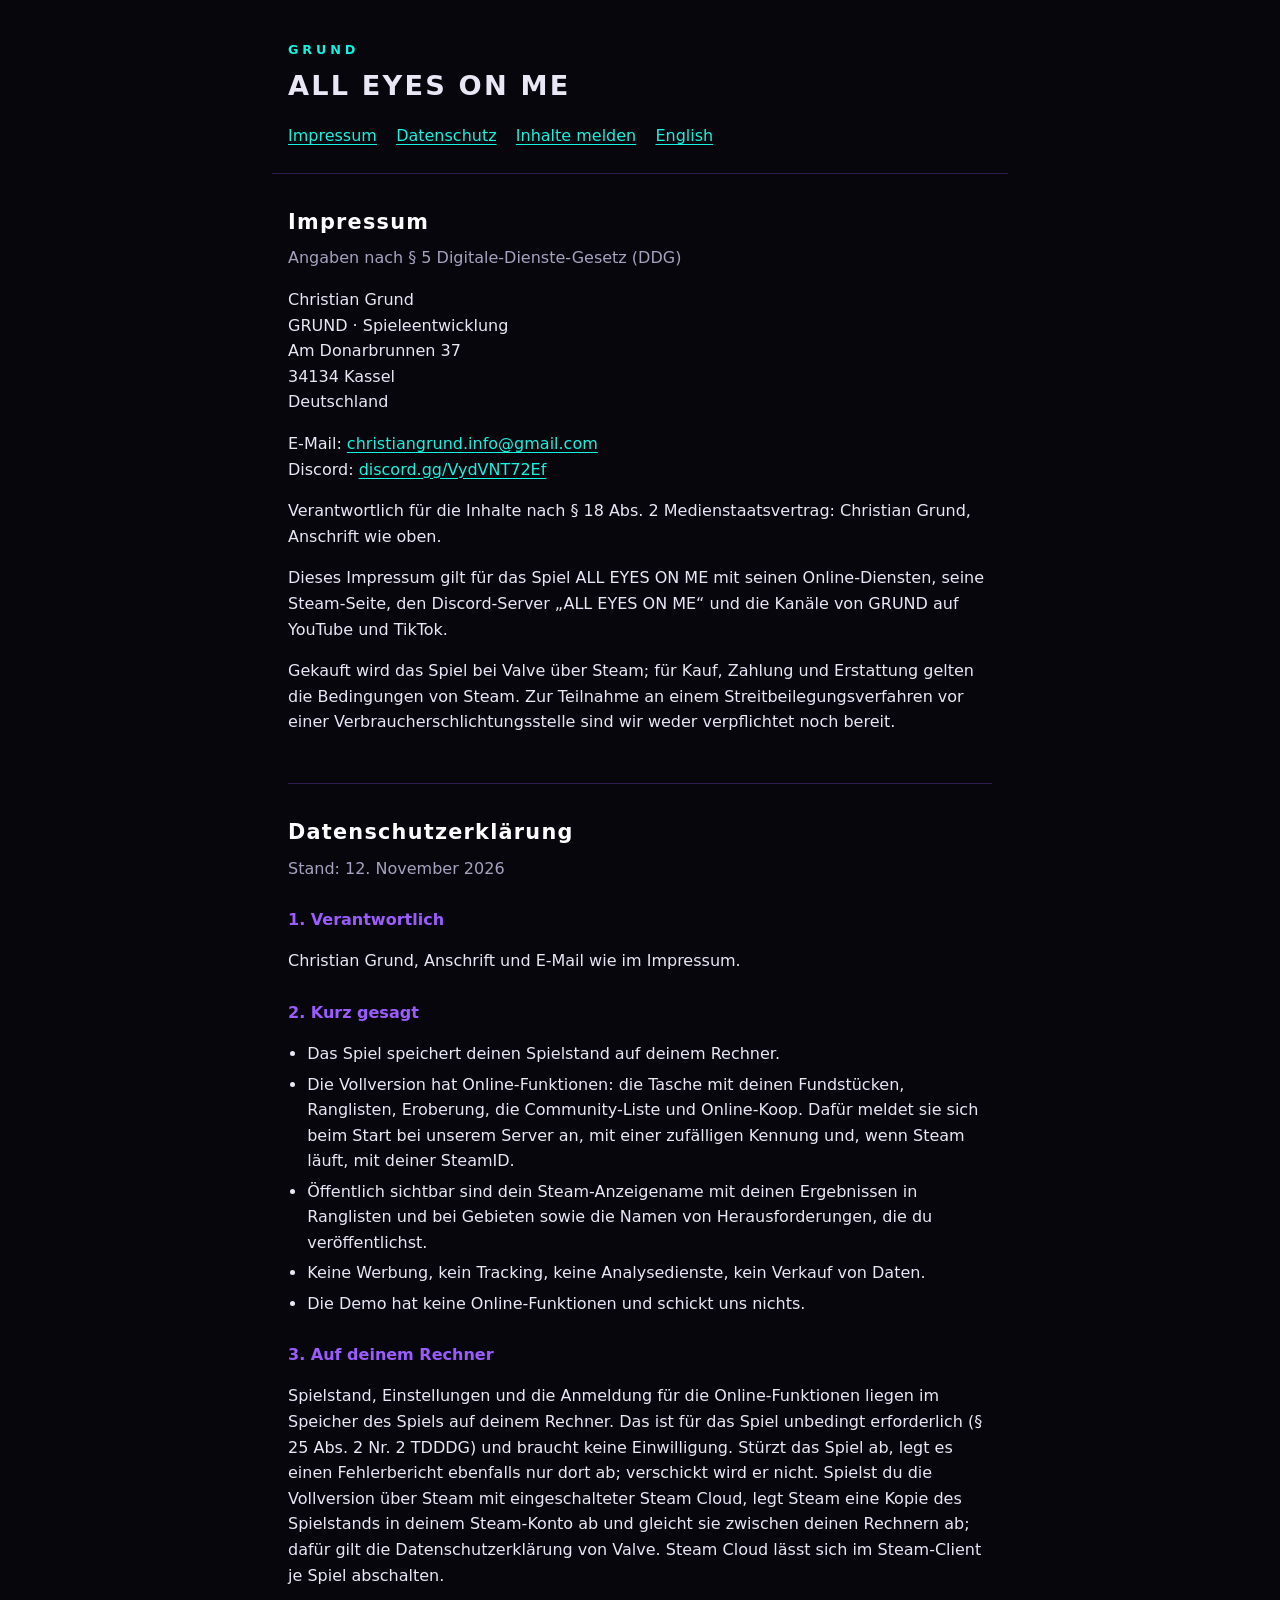
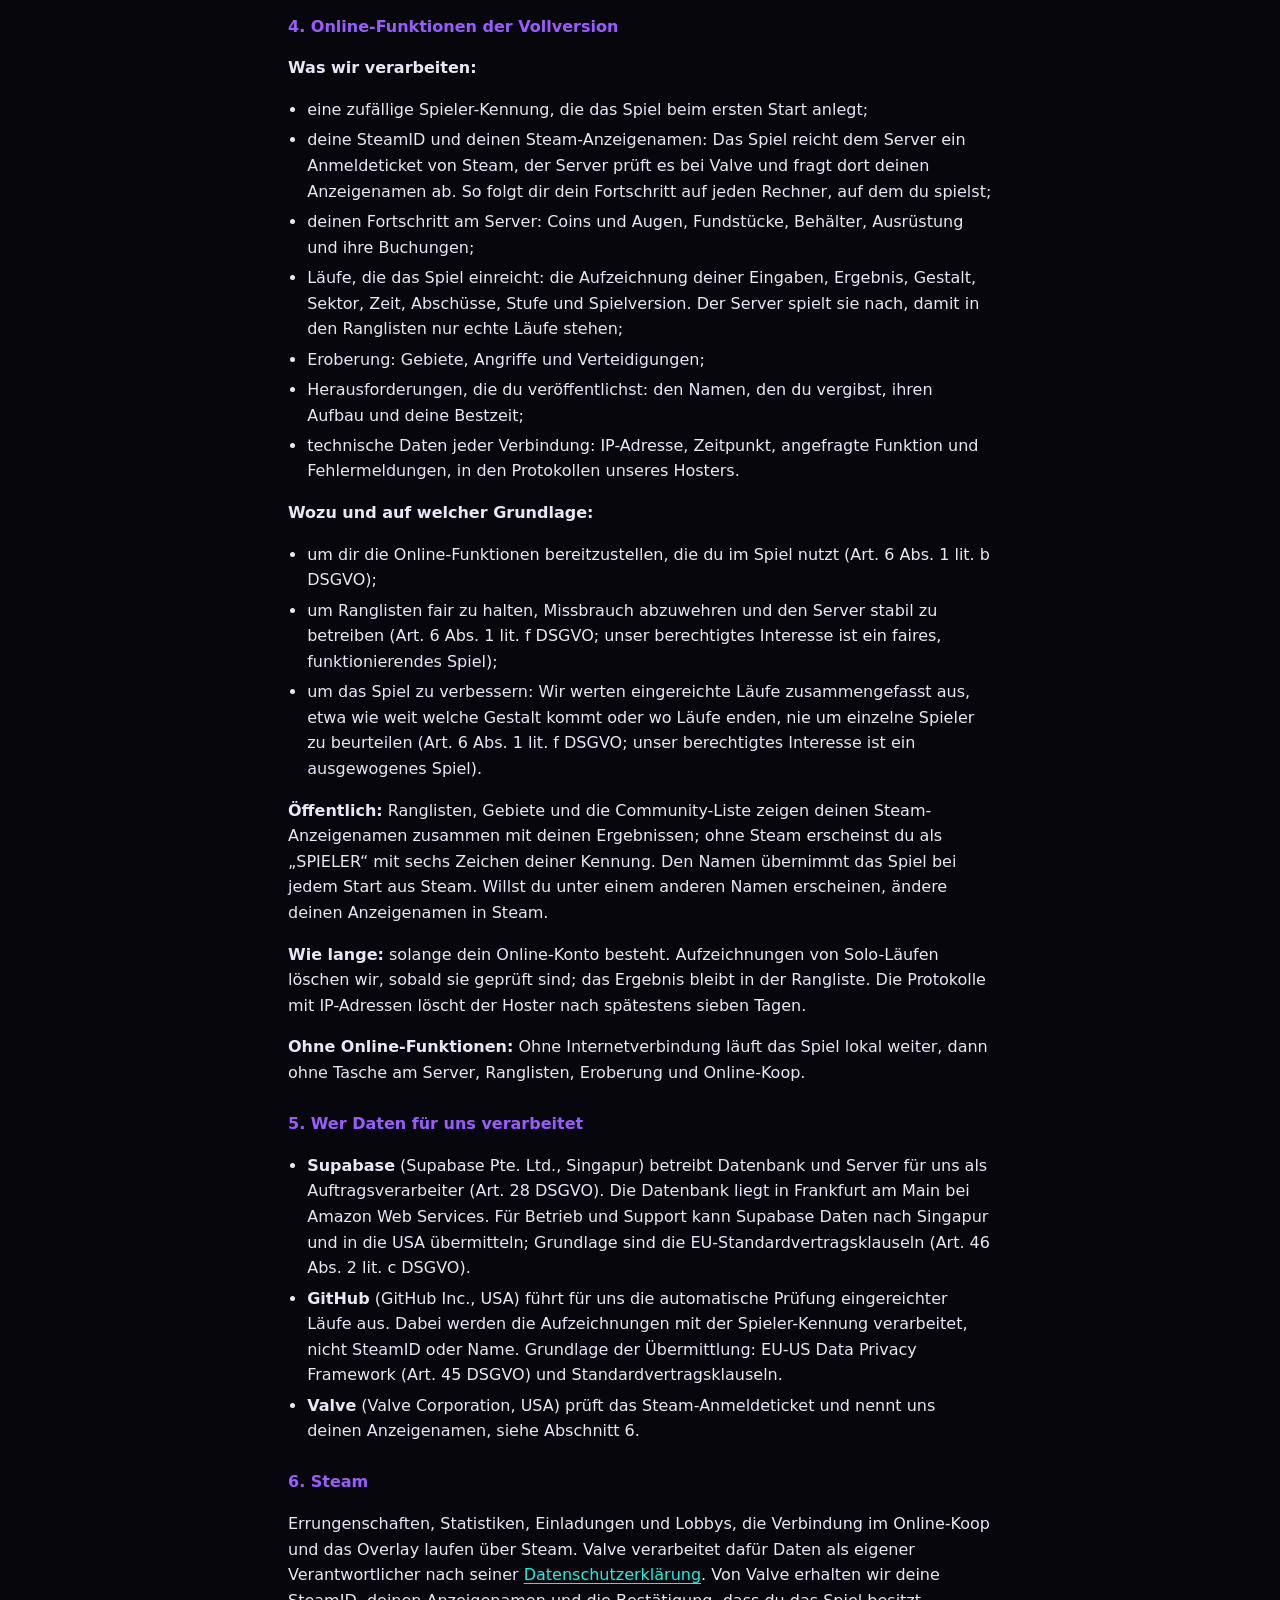
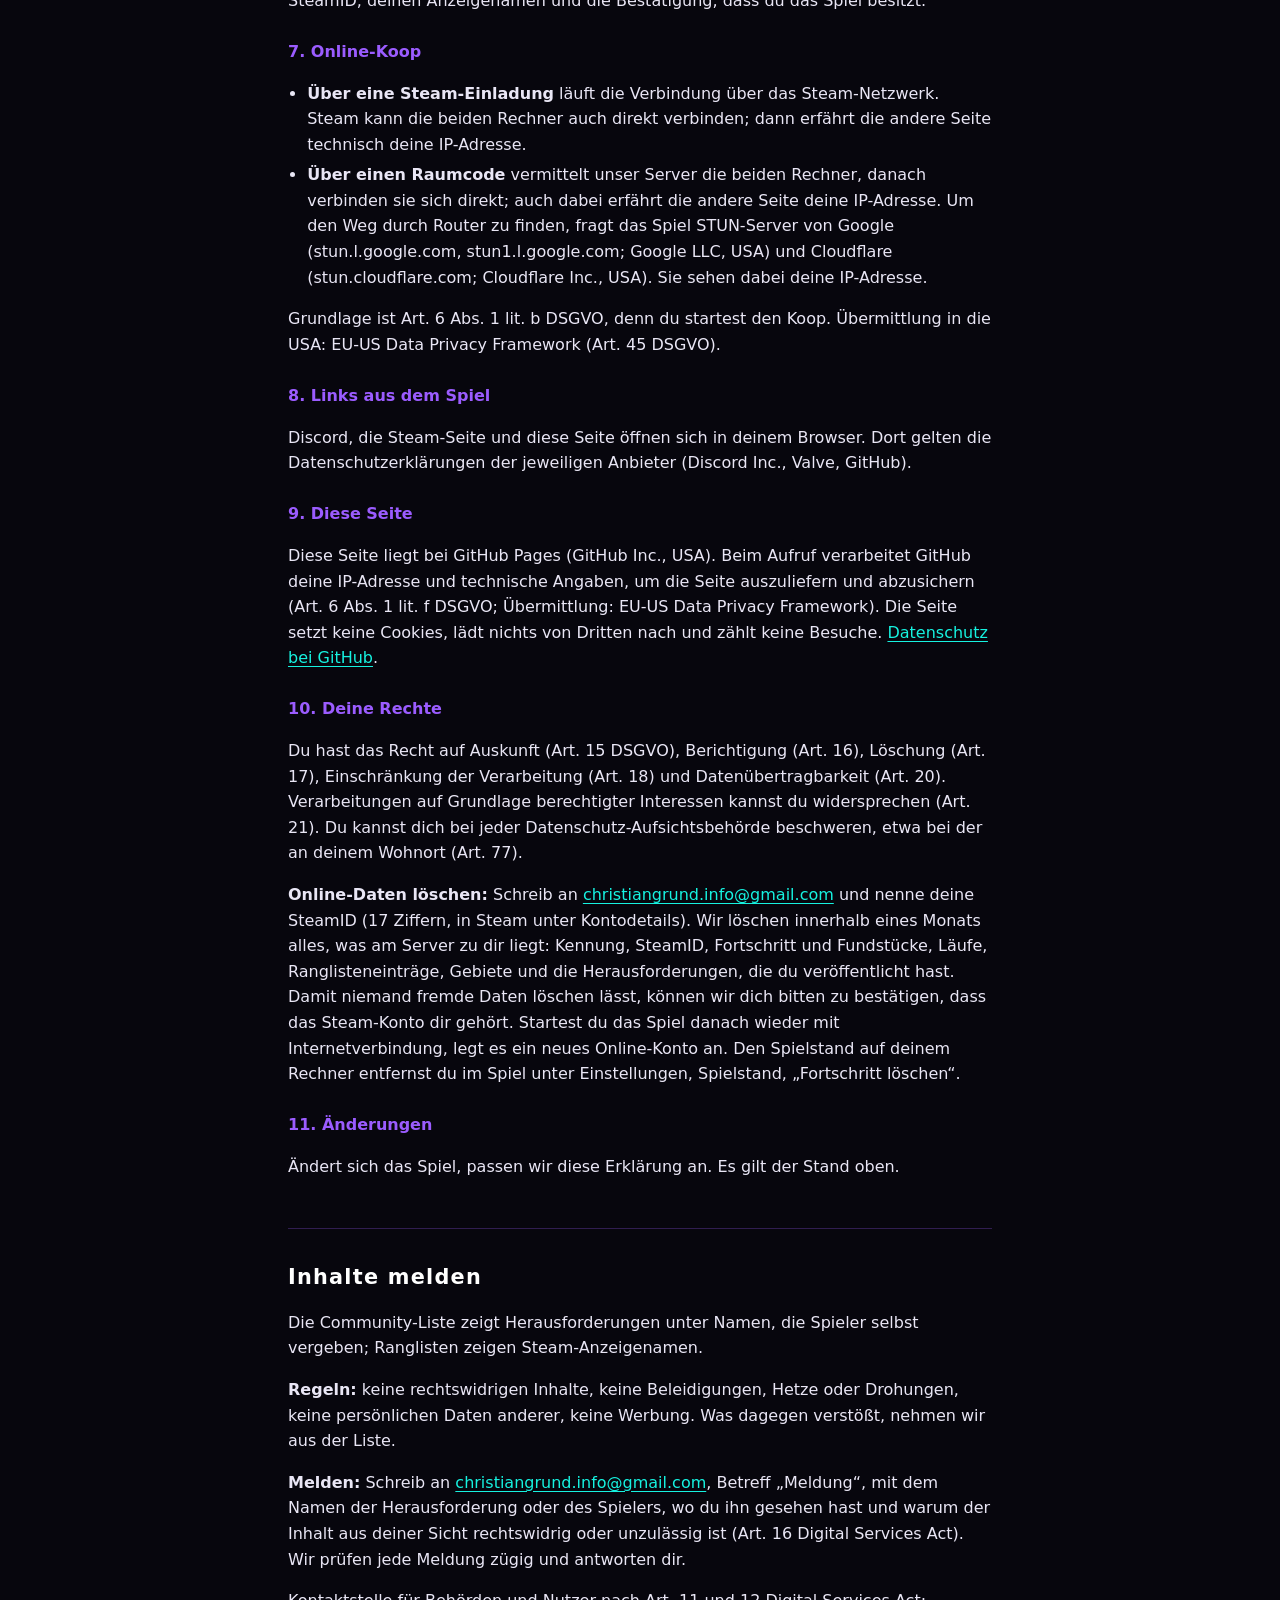
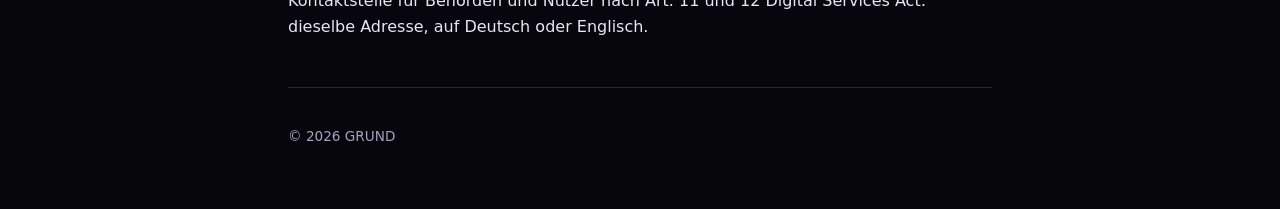
<file: index.html>
<!doctype html>
<html lang="de">
<head>
<meta charset="utf-8">
<meta name="viewport" content="width=device-width, initial-scale=1">
<title>GRUND · Impressum und Datenschutz</title>
<meta name="description" content="Impressum, Datenschutzerklärung und Meldeweg für ALL EYES ON ME von GRUND.">
<link rel="alternate" hreflang="en" href="en.html">
<link rel="stylesheet" href="site.css">
</head>
<body>
<header>
  <p class="studio">GRUND</p>
  <h1>ALL EYES ON ME</h1>
  <nav>
    <a href="#impressum">Impressum</a>
    <a href="#datenschutz">Datenschutz</a>
    <a href="#melden">Inhalte melden</a>
    <a href="en.html" hreflang="en" lang="en">English</a>
  </nav>
</header>
<main>

<section id="impressum">
<h2>Impressum</h2>
<p class="lead">Angaben nach § 5 Digitale-Dienste-Gesetz (DDG)</p>
<address>
Christian Grund<br>
GRUND · Spieleentwicklung<br>
Am Donarbrunnen 37<br>
34134 Kassel<br>
Deutschland
</address>
<p>E-Mail: <a href="mailto:christiangrund.info@gmail.com">christiangrund.info@gmail.com</a><br>
Discord: <a href="https://discord.gg/VydVNT72Ef">discord.gg/VydVNT72Ef</a></p>
<p>Verantwortlich für die Inhalte nach § 18 Abs. 2 Medienstaatsvertrag: Christian Grund, Anschrift wie oben.</p>
<p>Dieses Impressum gilt für das Spiel ALL EYES ON ME mit seinen Online-Diensten, seine Steam-Seite,
den Discord-Server „ALL EYES ON ME“ und die Kanäle von GRUND auf YouTube und TikTok.</p>
<p>Gekauft wird das Spiel bei Valve über Steam; für Kauf, Zahlung und Erstattung gelten die Bedingungen von Steam.
Zur Teilnahme an einem Streitbeilegungsverfahren vor einer Verbraucherschlichtungsstelle sind wir weder
verpflichtet noch bereit.</p>
</section>

<section id="datenschutz">
<h2>Datenschutzerklärung</h2>
<p class="lead">Stand: 12. November 2026</p>

<h3>1. Verantwortlich</h3>
<p>Christian Grund, Anschrift und E-Mail wie im Impressum.</p>

<h3>2. Kurz gesagt</h3>
<ul>
<li>Das Spiel speichert deinen Spielstand auf deinem Rechner.</li>
<li>Die Vollversion hat Online-Funktionen: die Tasche mit deinen Fundstücken, Ranglisten, Eroberung, die
Community-Liste und Online-Koop. Dafür meldet sie sich beim Start bei unserem Server an, mit einer zufälligen
Kennung und, wenn Steam läuft, mit deiner SteamID.</li>
<li>Öffentlich sichtbar sind dein Steam-Anzeigename mit deinen Ergebnissen in Ranglisten und bei Gebieten sowie
die Namen von Herausforderungen, die du veröffentlichst.</li>
<li>Keine Werbung, kein Tracking, keine Analysedienste, kein Verkauf von Daten.</li>
<li>Die Demo hat keine Online-Funktionen und schickt uns nichts.</li>
</ul>

<h3>3. Auf deinem Rechner</h3>
<p>Spielstand, Einstellungen und die Anmeldung für die Online-Funktionen liegen im Speicher des Spiels auf deinem
Rechner. Das ist für das Spiel unbedingt erforderlich (§ 25 Abs. 2 Nr. 2 TDDDG) und braucht keine Einwilligung.
Stürzt das Spiel ab, legt es einen Fehlerbericht ebenfalls nur dort ab; verschickt wird er nicht.
Spielst du die Vollversion über Steam mit eingeschalteter Steam Cloud, legt Steam eine Kopie des Spielstands in
deinem Steam-Konto ab und gleicht sie zwischen deinen Rechnern ab; dafür gilt die Datenschutzerklärung von Valve.
Steam Cloud lässt sich im Steam-Client je Spiel abschalten.</p>

<h3>4. Online-Funktionen der Vollversion</h3>
<p><strong>Was wir verarbeiten:</strong></p>
<ul>
<li>eine zufällige Spieler-Kennung, die das Spiel beim ersten Start anlegt;</li>
<li>deine SteamID und deinen Steam-Anzeigenamen: Das Spiel reicht dem Server ein Anmeldeticket von Steam, der
Server prüft es bei Valve und fragt dort deinen Anzeigenamen ab. So folgt dir dein Fortschritt auf jeden
Rechner, auf dem du spielst;</li>
<li>deinen Fortschritt am Server: Coins und Augen, Fundstücke, Behälter, Ausrüstung und ihre Buchungen;</li>
<li>Läufe, die das Spiel einreicht: die Aufzeichnung deiner Eingaben, Ergebnis, Gestalt, Sektor, Zeit,
Abschüsse, Stufe und Spielversion. Der Server spielt sie nach, damit in den Ranglisten nur echte Läufe stehen;</li>
<li>Eroberung: Gebiete, Angriffe und Verteidigungen;</li>
<li>Herausforderungen, die du veröffentlichst: den Namen, den du vergibst, ihren Aufbau und deine Bestzeit;</li>
<li>technische Daten jeder Verbindung: IP-Adresse, Zeitpunkt, angefragte Funktion und Fehlermeldungen, in den
Protokollen unseres Hosters.</li>
</ul>
<p><strong>Wozu und auf welcher Grundlage:</strong></p>
<ul>
<li>um dir die Online-Funktionen bereitzustellen, die du im Spiel nutzt (Art. 6 Abs. 1 lit. b DSGVO);</li>
<li>um Ranglisten fair zu halten, Missbrauch abzuwehren und den Server stabil zu betreiben (Art. 6 Abs. 1 lit. f
DSGVO; unser berechtigtes Interesse ist ein faires, funktionierendes Spiel);</li>
<li>um das Spiel zu verbessern: Wir werten eingereichte Läufe zusammengefasst aus, etwa wie weit welche Gestalt
kommt oder wo Läufe enden, nie um einzelne Spieler zu beurteilen (Art. 6 Abs. 1 lit. f DSGVO; unser berechtigtes
Interesse ist ein ausgewogenes Spiel).</li>
</ul>
<p><strong>Öffentlich:</strong> Ranglisten, Gebiete und die Community-Liste zeigen deinen Steam-Anzeigenamen zusammen mit
deinen Ergebnissen; ohne Steam erscheinst du als „SPIELER“ mit sechs Zeichen deiner Kennung. Den Namen übernimmt
das Spiel bei jedem Start aus Steam. Willst du unter einem anderen Namen erscheinen, ändere deinen Anzeigenamen
in Steam.</p>
<p><strong>Wie lange:</strong> solange dein Online-Konto besteht. Aufzeichnungen von Solo-Läufen löschen wir, sobald sie
geprüft sind; das Ergebnis bleibt in der Rangliste. Die Protokolle mit IP-Adressen löscht der Hoster nach
spätestens sieben Tagen.</p>
<p><strong>Ohne Online-Funktionen:</strong> Ohne Internetverbindung läuft das Spiel lokal weiter, dann ohne Tasche am
Server, Ranglisten, Eroberung und Online-Koop.</p>

<h3>5. Wer Daten für uns verarbeitet</h3>
<ul>
<li><strong>Supabase</strong> (Supabase Pte. Ltd., Singapur) betreibt Datenbank und Server für uns als
Auftragsverarbeiter (Art. 28 DSGVO). Die Datenbank liegt in Frankfurt am Main bei Amazon Web Services. Für Betrieb
und Support kann Supabase Daten nach Singapur und in die USA übermitteln; Grundlage sind die
EU-Standardvertragsklauseln (Art. 46 Abs. 2 lit. c DSGVO).</li>
<li><strong>GitHub</strong> (GitHub Inc., USA) führt für uns die automatische Prüfung eingereichter Läufe aus. Dabei
werden die Aufzeichnungen mit der Spieler-Kennung verarbeitet, nicht SteamID oder Name. Grundlage der
Übermittlung: EU-US Data Privacy Framework (Art. 45 DSGVO) und Standardvertragsklauseln.</li>
<li><strong>Valve</strong> (Valve Corporation, USA) prüft das Steam-Anmeldeticket und nennt uns deinen Anzeigenamen,
siehe Abschnitt 6.</li>
</ul>

<h3>6. Steam</h3>
<p>Errungenschaften, Statistiken, Einladungen und Lobbys, die Verbindung im Online-Koop und das Overlay laufen über
Steam. Valve verarbeitet dafür Daten als eigener Verantwortlicher nach seiner
<a href="https://store.steampowered.com/privacy_agreement/">Datenschutzerklärung</a>. Von Valve erhalten wir deine
SteamID, deinen Anzeigenamen und die Bestätigung, dass du das Spiel besitzt.</p>

<h3>7. Online-Koop</h3>
<ul>
<li><strong>Über eine Steam-Einladung</strong> läuft die Verbindung über das Steam-Netzwerk. Steam kann die beiden
Rechner auch direkt verbinden; dann erfährt die andere Seite technisch deine IP-Adresse.</li>
<li><strong>Über einen Raumcode</strong> vermittelt unser Server die beiden Rechner, danach verbinden sie sich direkt;
auch dabei erfährt die andere Seite deine IP-Adresse. Um den Weg durch Router zu finden, fragt das Spiel
STUN-Server von Google (stun.l.google.com, stun1.l.google.com; Google LLC, USA) und Cloudflare
(stun.cloudflare.com; Cloudflare Inc., USA). Sie sehen dabei deine IP-Adresse.</li>
</ul>
<p>Grundlage ist Art. 6 Abs. 1 lit. b DSGVO, denn du startest den Koop. Übermittlung in die USA: EU-US Data Privacy
Framework (Art. 45 DSGVO).</p>

<h3>8. Links aus dem Spiel</h3>
<p>Discord, die Steam-Seite und diese Seite öffnen sich in deinem Browser. Dort gelten die Datenschutzerklärungen
der jeweiligen Anbieter (Discord Inc., Valve, GitHub).</p>

<h3>9. Diese Seite</h3>
<p>Diese Seite liegt bei GitHub Pages (GitHub Inc., USA). Beim Aufruf verarbeitet GitHub deine IP-Adresse und
technische Angaben, um die Seite auszuliefern und abzusichern (Art. 6 Abs. 1 lit. f DSGVO; Übermittlung: EU-US Data
Privacy Framework). Die Seite setzt keine Cookies, lädt nichts von Dritten nach und zählt keine Besuche.
<a href="https://docs.github.com/site-policy/privacy-policies/github-general-privacy-statement">Datenschutz bei
GitHub</a>.</p>

<h3>10. Deine Rechte</h3>
<p>Du hast das Recht auf Auskunft (Art. 15 DSGVO), Berichtigung (Art. 16), Löschung (Art. 17), Einschränkung der
Verarbeitung (Art. 18) und Datenübertragbarkeit (Art. 20). Verarbeitungen auf Grundlage berechtigter Interessen
kannst du widersprechen (Art. 21). Du kannst dich bei jeder Datenschutz-Aufsichtsbehörde beschweren, etwa bei der an
deinem Wohnort (Art. 77).</p>
<p><strong>Online-Daten löschen:</strong> Schreib an
<a href="mailto:christiangrund.info@gmail.com">christiangrund.info@gmail.com</a> und nenne deine SteamID (17 Ziffern,
in Steam unter Kontodetails). Wir löschen innerhalb eines Monats alles, was am Server zu dir liegt: Kennung, SteamID,
Fortschritt und Fundstücke, Läufe, Ranglisteneinträge, Gebiete und die Herausforderungen, die du veröffentlicht hast.
Damit niemand fremde Daten löschen lässt, können wir dich bitten zu bestätigen, dass das Steam-Konto dir gehört.
Startest du das Spiel danach wieder mit Internetverbindung, legt es ein neues Online-Konto an. Den Spielstand auf
deinem Rechner entfernst du im Spiel unter Einstellungen, Spielstand, „Fortschritt löschen“.</p>

<h3>11. Änderungen</h3>
<p>Ändert sich das Spiel, passen wir diese Erklärung an. Es gilt der Stand oben.</p>
</section>

<section id="melden">
<h2>Inhalte melden</h2>
<p>Die Community-Liste zeigt Herausforderungen unter Namen, die Spieler selbst vergeben; Ranglisten zeigen
Steam-Anzeigenamen.</p>
<p><strong>Regeln:</strong> keine rechtswidrigen Inhalte, keine Beleidigungen, Hetze oder Drohungen, keine persönlichen
Daten anderer, keine Werbung. Was dagegen verstößt, nehmen wir aus der Liste.</p>
<p><strong>Melden:</strong> Schreib an <a href="mailto:christiangrund.info@gmail.com?subject=Meldung">christiangrund.info@gmail.com</a>,
Betreff „Meldung“, mit dem Namen der Herausforderung oder des Spielers, wo du ihn gesehen hast und warum der Inhalt
aus deiner Sicht rechtswidrig oder unzulässig ist (Art. 16 Digital Services Act). Wir prüfen jede Meldung zügig und
antworten dir.</p>
<p>Kontaktstelle für Behörden und Nutzer nach Art. 11 und 12 Digital Services Act: dieselbe Adresse, auf Deutsch oder
Englisch.</p>
</section>

</main>
<footer><p>© 2026 GRUND</p></footer>
</body>
</html>
</file>
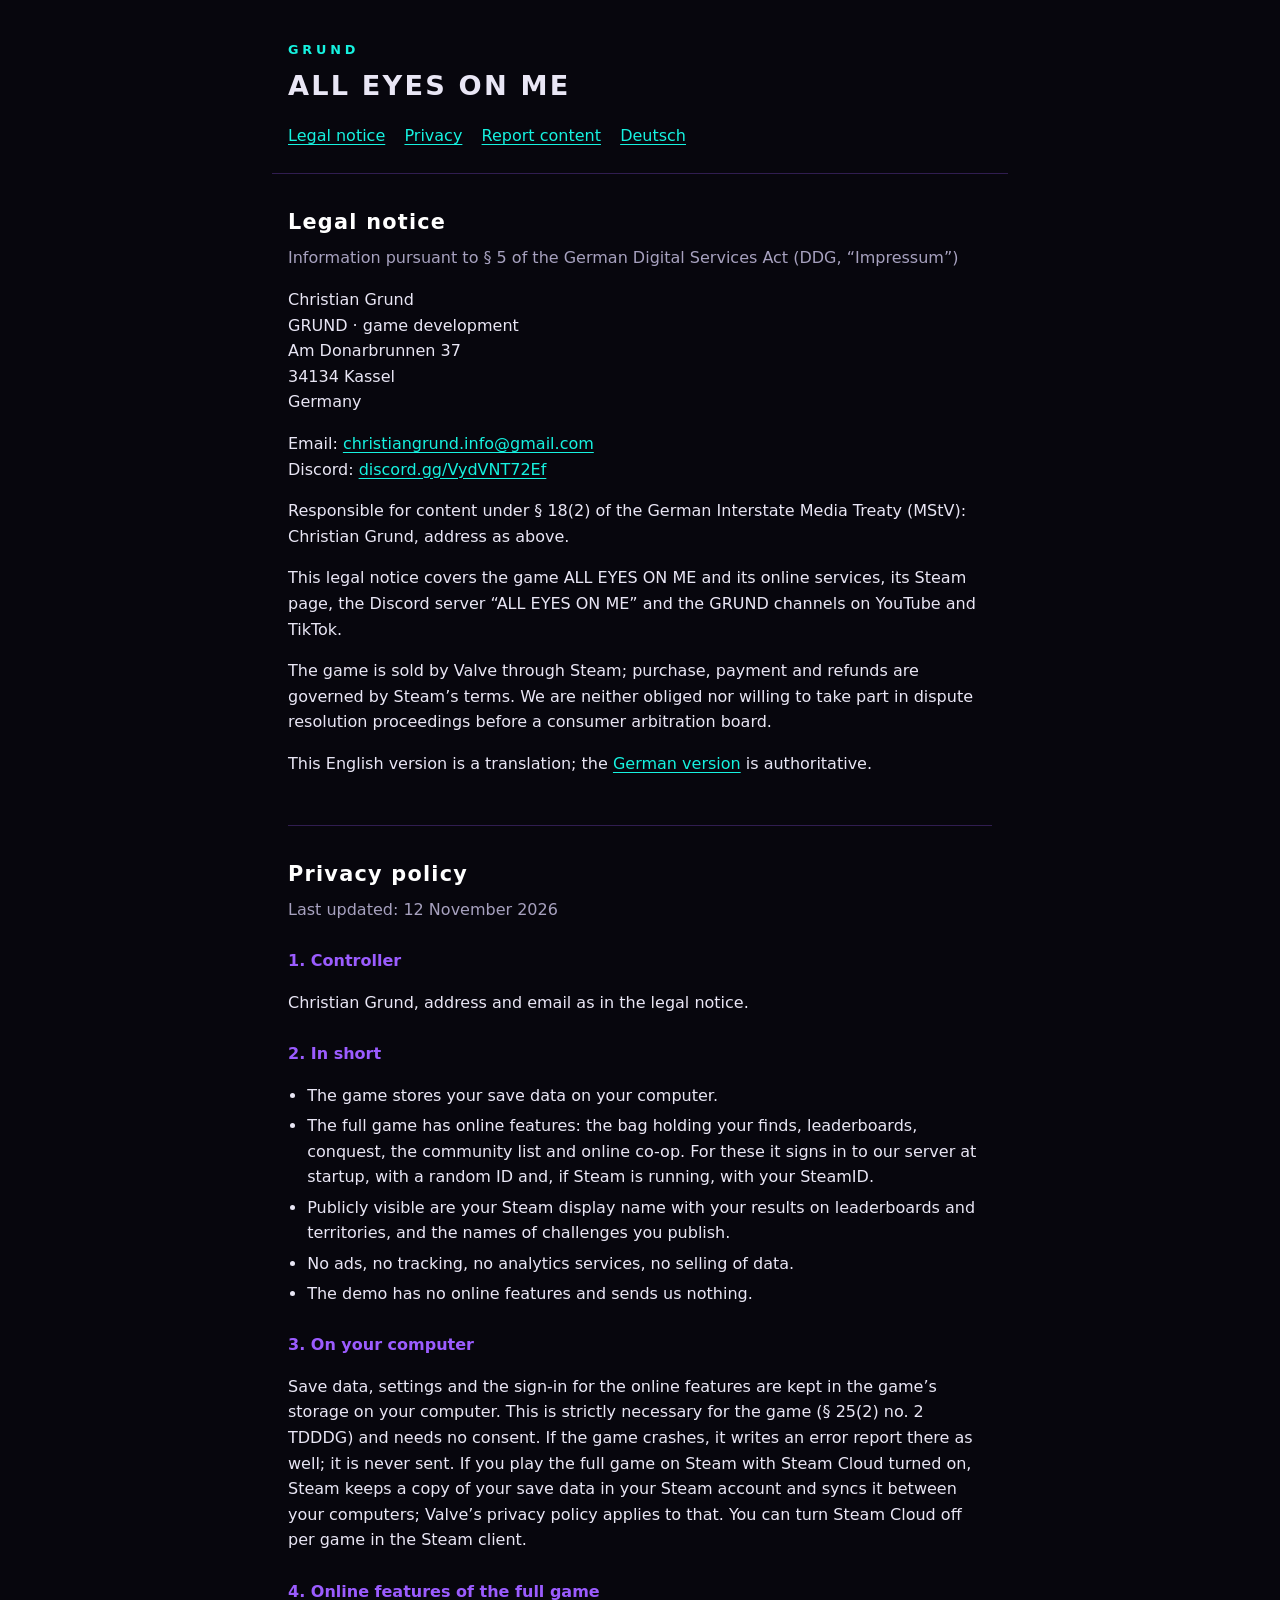
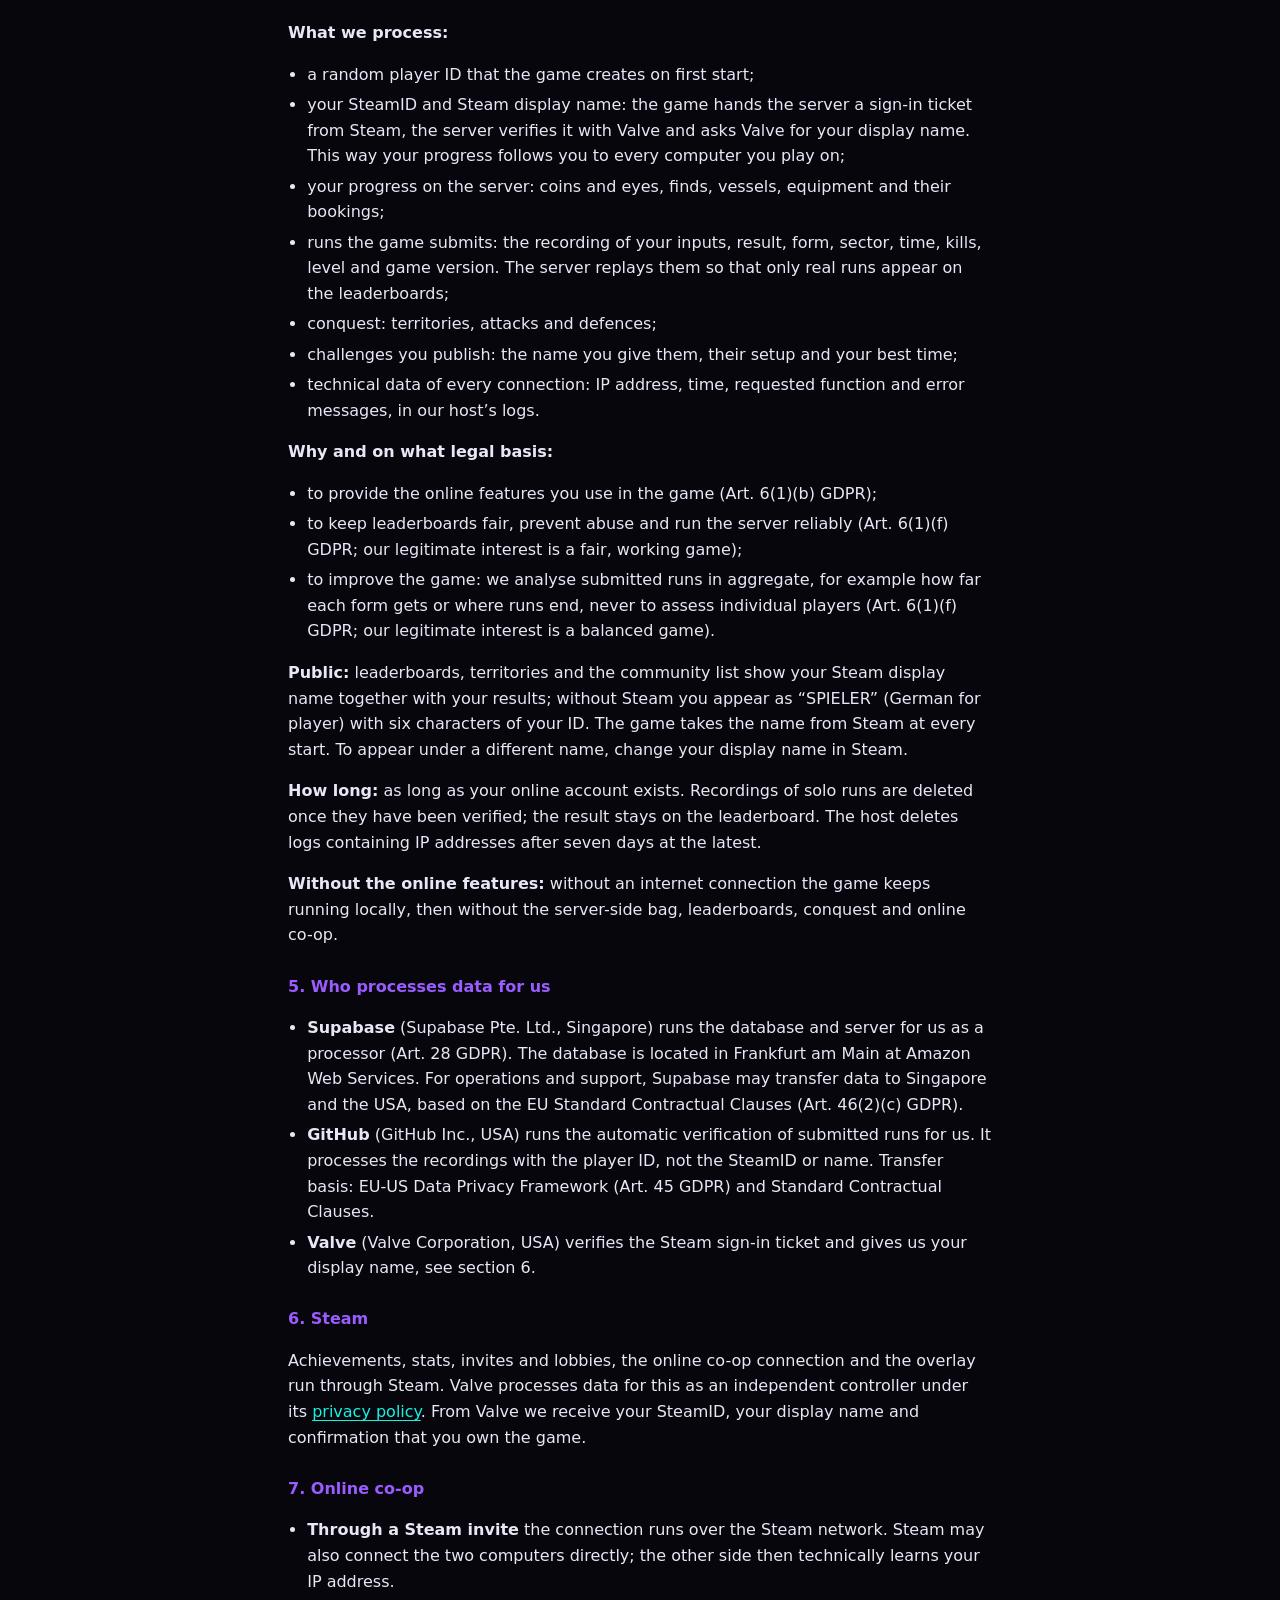
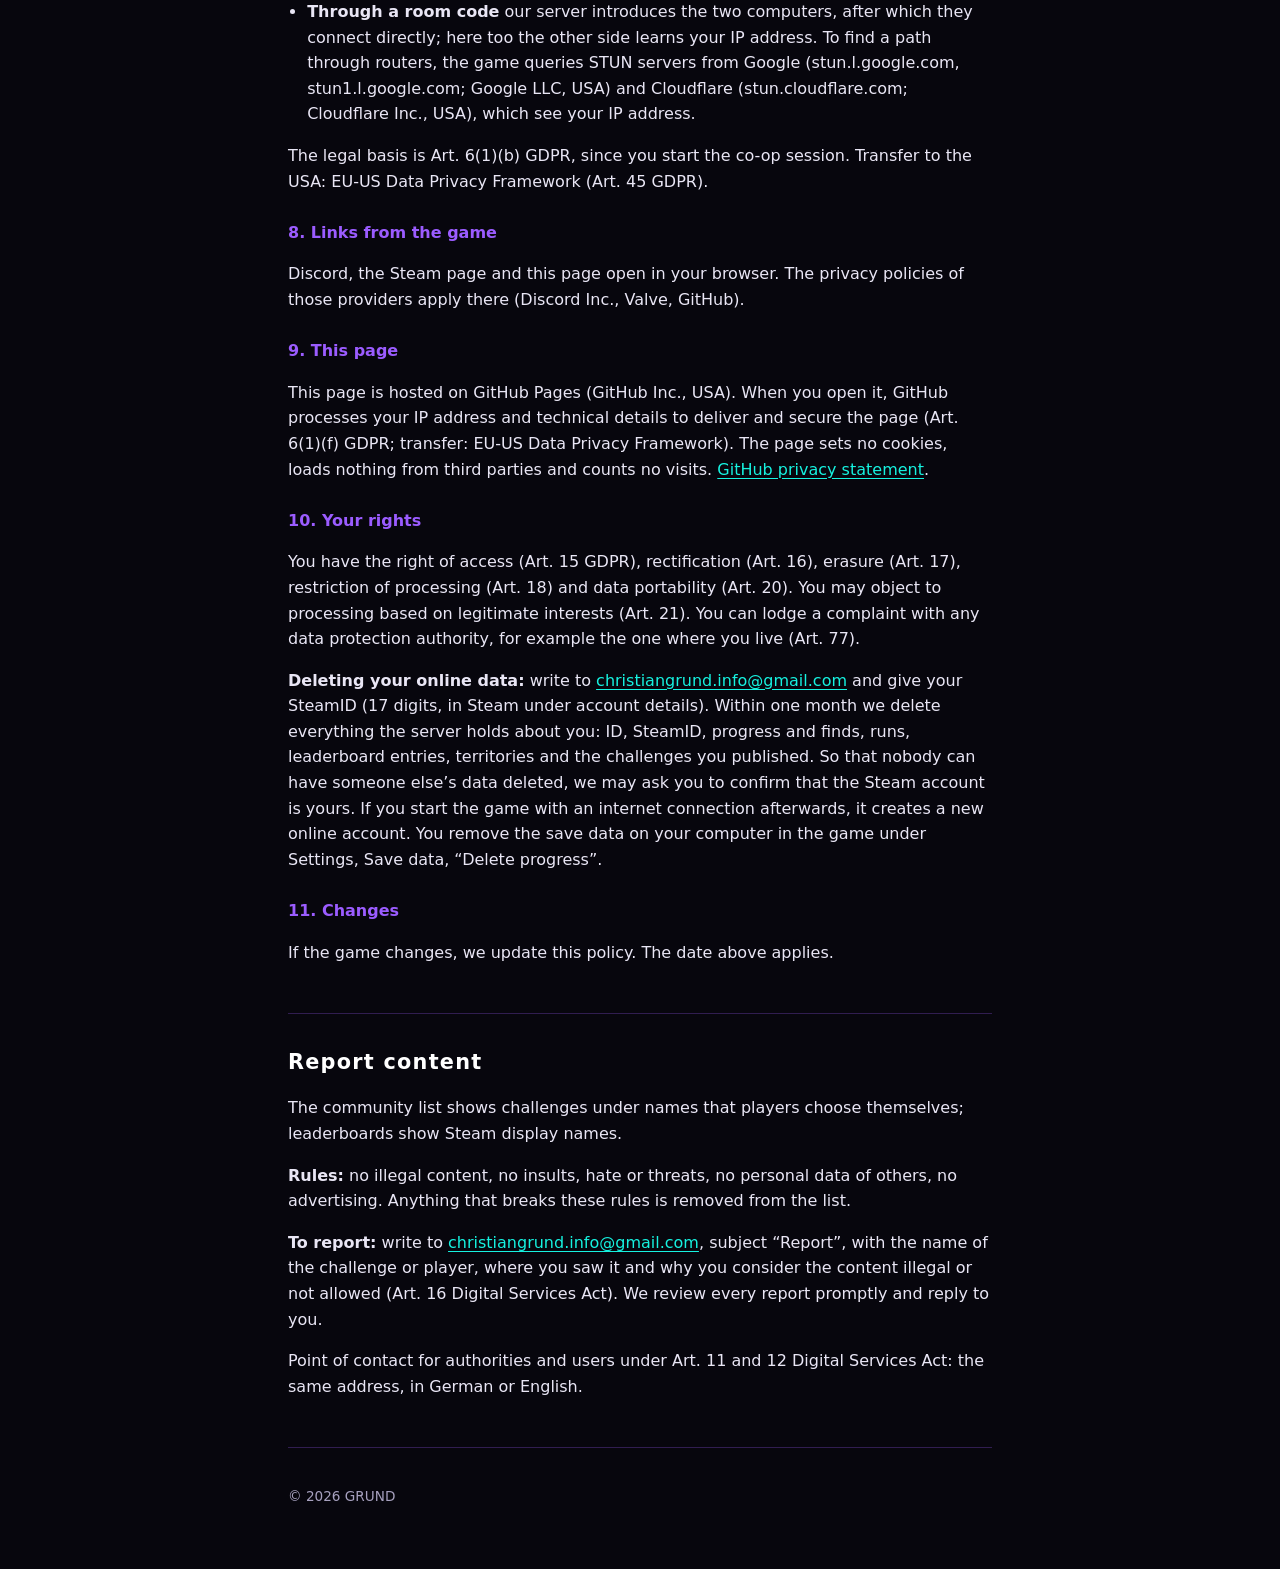
<file: en.html>
<!doctype html>
<html lang="en">
<head>
<meta charset="utf-8">
<meta name="viewport" content="width=device-width, initial-scale=1">
<title>GRUND · Legal notice and privacy</title>
<meta name="description" content="Legal notice, privacy policy and content reporting for ALL EYES ON ME by GRUND.">
<link rel="alternate" hreflang="de" href="index.html">
<link rel="stylesheet" href="site.css">
</head>
<body>
<header>
  <p class="studio">GRUND</p>
  <h1>ALL EYES ON ME</h1>
  <nav>
    <a href="#impressum">Legal notice</a>
    <a href="#datenschutz">Privacy</a>
    <a href="#melden">Report content</a>
    <a href="index.html" hreflang="de" lang="de">Deutsch</a>
  </nav>
</header>
<main>

<section id="impressum">
<h2>Legal notice</h2>
<p class="lead">Information pursuant to § 5 of the German Digital Services Act (DDG, “Impressum”)</p>
<address>
Christian Grund<br>
GRUND · game development<br>
Am Donarbrunnen 37<br>
34134 Kassel<br>
Germany
</address>
<p>Email: <a href="mailto:christiangrund.info@gmail.com">christiangrund.info@gmail.com</a><br>
Discord: <a href="https://discord.gg/VydVNT72Ef">discord.gg/VydVNT72Ef</a></p>
<p>Responsible for content under § 18(2) of the German Interstate Media Treaty (MStV): Christian Grund, address as above.</p>
<p>This legal notice covers the game ALL EYES ON ME and its online services, its Steam page, the Discord server
“ALL EYES ON ME” and the GRUND channels on YouTube and TikTok.</p>
<p>The game is sold by Valve through Steam; purchase, payment and refunds are governed by Steam’s terms. We are
neither obliged nor willing to take part in dispute resolution proceedings before a consumer arbitration board.</p>
<p>This English version is a translation; the <a href="index.html" hreflang="de" lang="de">German version</a> is authoritative.</p>
</section>

<section id="datenschutz">
<h2>Privacy policy</h2>
<p class="lead">Last updated: 12 November 2026</p>

<h3>1. Controller</h3>
<p>Christian Grund, address and email as in the legal notice.</p>

<h3>2. In short</h3>
<ul>
<li>The game stores your save data on your computer.</li>
<li>The full game has online features: the bag holding your finds, leaderboards, conquest, the community list and
online co-op. For these it signs in to our server at startup, with a random ID and, if Steam is running, with your
SteamID.</li>
<li>Publicly visible are your Steam display name with your results on leaderboards and territories, and the names of
challenges you publish.</li>
<li>No ads, no tracking, no analytics services, no selling of data.</li>
<li>The demo has no online features and sends us nothing.</li>
</ul>

<h3>3. On your computer</h3>
<p>Save data, settings and the sign-in for the online features are kept in the game’s storage on your computer.
This is strictly necessary for the game (§ 25(2) no. 2 TDDDG) and needs no consent. If the game crashes, it writes an
error report there as well; it is never sent.
If you play the full game on Steam with Steam Cloud turned on, Steam keeps a copy of your save data in your Steam
account and syncs it between your computers; Valve’s privacy policy applies to that. You can turn Steam Cloud off per
game in the Steam client.</p>

<h3>4. Online features of the full game</h3>
<p><strong>What we process:</strong></p>
<ul>
<li>a random player ID that the game creates on first start;</li>
<li>your SteamID and Steam display name: the game hands the server a sign-in ticket from Steam, the server verifies
it with Valve and asks Valve for your display name. This way your progress follows you to every computer you play on;</li>
<li>your progress on the server: coins and eyes, finds, vessels, equipment and their bookings;</li>
<li>runs the game submits: the recording of your inputs, result, form, sector, time, kills, level and game version.
The server replays them so that only real runs appear on the leaderboards;</li>
<li>conquest: territories, attacks and defences;</li>
<li>challenges you publish: the name you give them, their setup and your best time;</li>
<li>technical data of every connection: IP address, time, requested function and error messages, in our host’s logs.</li>
</ul>
<p><strong>Why and on what legal basis:</strong></p>
<ul>
<li>to provide the online features you use in the game (Art. 6(1)(b) GDPR);</li>
<li>to keep leaderboards fair, prevent abuse and run the server reliably (Art. 6(1)(f) GDPR; our legitimate interest
is a fair, working game);</li>
<li>to improve the game: we analyse submitted runs in aggregate, for example how far each form gets or where runs
end, never to assess individual players (Art. 6(1)(f) GDPR; our legitimate interest is a balanced game).</li>
</ul>
<p><strong>Public:</strong> leaderboards, territories and the community list show your Steam display name together with
your results; without Steam you appear as “SPIELER” (German for player) with six characters of your ID. The game takes the name from Steam
at every start. To appear under a different name, change your display name in Steam.</p>
<p><strong>How long:</strong> as long as your online account exists. Recordings of solo runs are deleted once they have
been verified; the result stays on the leaderboard. The host deletes logs containing IP addresses after seven days
at the latest.</p>
<p><strong>Without the online features:</strong> without an internet connection the game keeps running locally, then
without the server-side bag, leaderboards, conquest and online co-op.</p>

<h3>5. Who processes data for us</h3>
<ul>
<li><strong>Supabase</strong> (Supabase Pte. Ltd., Singapore) runs the database and server for us as a processor
(Art. 28 GDPR). The database is located in Frankfurt am Main at Amazon Web Services. For operations and support,
Supabase may transfer data to Singapore and the USA, based on the EU Standard Contractual Clauses
(Art. 46(2)(c) GDPR).</li>
<li><strong>GitHub</strong> (GitHub Inc., USA) runs the automatic verification of submitted runs for us. It processes
the recordings with the player ID, not the SteamID or name. Transfer basis: EU-US Data Privacy Framework
(Art. 45 GDPR) and Standard Contractual Clauses.</li>
<li><strong>Valve</strong> (Valve Corporation, USA) verifies the Steam sign-in ticket and gives us your display name,
see section 6.</li>
</ul>

<h3>6. Steam</h3>
<p>Achievements, stats, invites and lobbies, the online co-op connection and the overlay run through Steam. Valve
processes data for this as an independent controller under its
<a href="https://store.steampowered.com/privacy_agreement/">privacy policy</a>. From Valve we receive your SteamID,
your display name and confirmation that you own the game.</p>

<h3>7. Online co-op</h3>
<ul>
<li><strong>Through a Steam invite</strong> the connection runs over the Steam network. Steam may also connect the two
computers directly; the other side then technically learns your IP address.</li>
<li><strong>Through a room code</strong> our server introduces the two computers, after which they connect directly;
here too the other side learns your IP address. To find a path through routers, the game queries STUN servers from
Google (stun.l.google.com, stun1.l.google.com; Google LLC, USA) and Cloudflare (stun.cloudflare.com; Cloudflare Inc.,
USA), which see your IP address.</li>
</ul>
<p>The legal basis is Art. 6(1)(b) GDPR, since you start the co-op session. Transfer to the USA: EU-US Data Privacy
Framework (Art. 45 GDPR).</p>

<h3>8. Links from the game</h3>
<p>Discord, the Steam page and this page open in your browser. The privacy policies of those providers apply there
(Discord Inc., Valve, GitHub).</p>

<h3>9. This page</h3>
<p>This page is hosted on GitHub Pages (GitHub Inc., USA). When you open it, GitHub processes your IP address and
technical details to deliver and secure the page (Art. 6(1)(f) GDPR; transfer: EU-US Data Privacy Framework). The page
sets no cookies, loads nothing from third parties and counts no visits.
<a href="https://docs.github.com/site-policy/privacy-policies/github-general-privacy-statement">GitHub privacy
statement</a>.</p>

<h3>10. Your rights</h3>
<p>You have the right of access (Art. 15 GDPR), rectification (Art. 16), erasure (Art. 17), restriction of processing
(Art. 18) and data portability (Art. 20). You may object to processing based on legitimate interests (Art. 21). You
can lodge a complaint with any data protection authority, for example the one where you live (Art. 77).</p>
<p><strong>Deleting your online data:</strong> write to
<a href="mailto:christiangrund.info@gmail.com">christiangrund.info@gmail.com</a> and give your SteamID (17 digits, in
Steam under account details). Within one month we delete everything the server holds about you: ID, SteamID,
progress and finds, runs, leaderboard entries, territories and the challenges you published. So that nobody can have
someone else’s data deleted, we may ask you to confirm that the Steam account is yours. If you start the game with an
internet connection afterwards, it creates a new online account. You remove the save data on your computer in the
game under Settings, Save data, “Delete progress”.</p>

<h3>11. Changes</h3>
<p>If the game changes, we update this policy. The date above applies.</p>
</section>

<section id="melden">
<h2>Report content</h2>
<p>The community list shows challenges under names that players choose themselves; leaderboards show Steam display
names.</p>
<p><strong>Rules:</strong> no illegal content, no insults, hate or threats, no personal data of others, no advertising.
Anything that breaks these rules is removed from the list.</p>
<p><strong>To report:</strong> write to <a href="mailto:christiangrund.info@gmail.com?subject=Report">christiangrund.info@gmail.com</a>,
subject “Report”, with the name of the challenge or player, where you saw it and why you consider the content illegal
or not allowed (Art. 16 Digital Services Act). We review every report promptly and reply to you.</p>
<p>Point of contact for authorities and users under Art. 11 and 12 Digital Services Act: the same address, in German
or English.</p>
</section>

</main>
<footer><p>© 2026 GRUND</p></footer>
</body>
</html>
</file>
<file: site.css>
:root{
  --bg:#07060d;--ink:#e9e6f5;--dim:#a7a1bf;--line:rgba(155,92,255,.28);
  --violet:#9b5cff;--cyan:#16f2e0;--warn:#ff4060;
  color-scheme:dark;
}
*{box-sizing:border-box}
html{background:var(--bg)}
body{margin:0;background:var(--bg);color:var(--ink);
  font:16px/1.6 system-ui,-apple-system,"Segoe UI",Roboto,sans-serif}
header,main,footer{max-width:46rem;margin:0 auto;padding:0 16px}
header{padding-top:2.5rem;padding-bottom:1.5rem;border-bottom:1px solid var(--line)}
.studio{margin:0;color:var(--cyan);letter-spacing:.3em;font-size:.8rem;font-weight:700}
h1{margin:.2rem 0 1rem;font-size:1.7rem;letter-spacing:.08em}
nav{display:flex;flex-wrap:wrap;gap:.4rem 1.2rem}
a{color:var(--cyan);text-underline-offset:.2em}
a:hover{color:#fff}
section{padding:2rem 0;border-bottom:1px solid var(--line)}
h2{margin:0 0 .4rem;font-size:1.3rem;letter-spacing:.06em;color:#fff}
h3{margin:1.6rem 0 .4rem;font-size:1rem;color:var(--violet)}
.lead{margin-top:0;color:var(--dim)}
address{font-style:normal;margin:1rem 0}
ul{padding-left:1.2rem}
li{margin:.3rem 0}
.todo{color:var(--warn);font-weight:700}
footer{padding:1.5rem 16px 3rem;color:var(--dim);font-size:.85rem}
</file>
